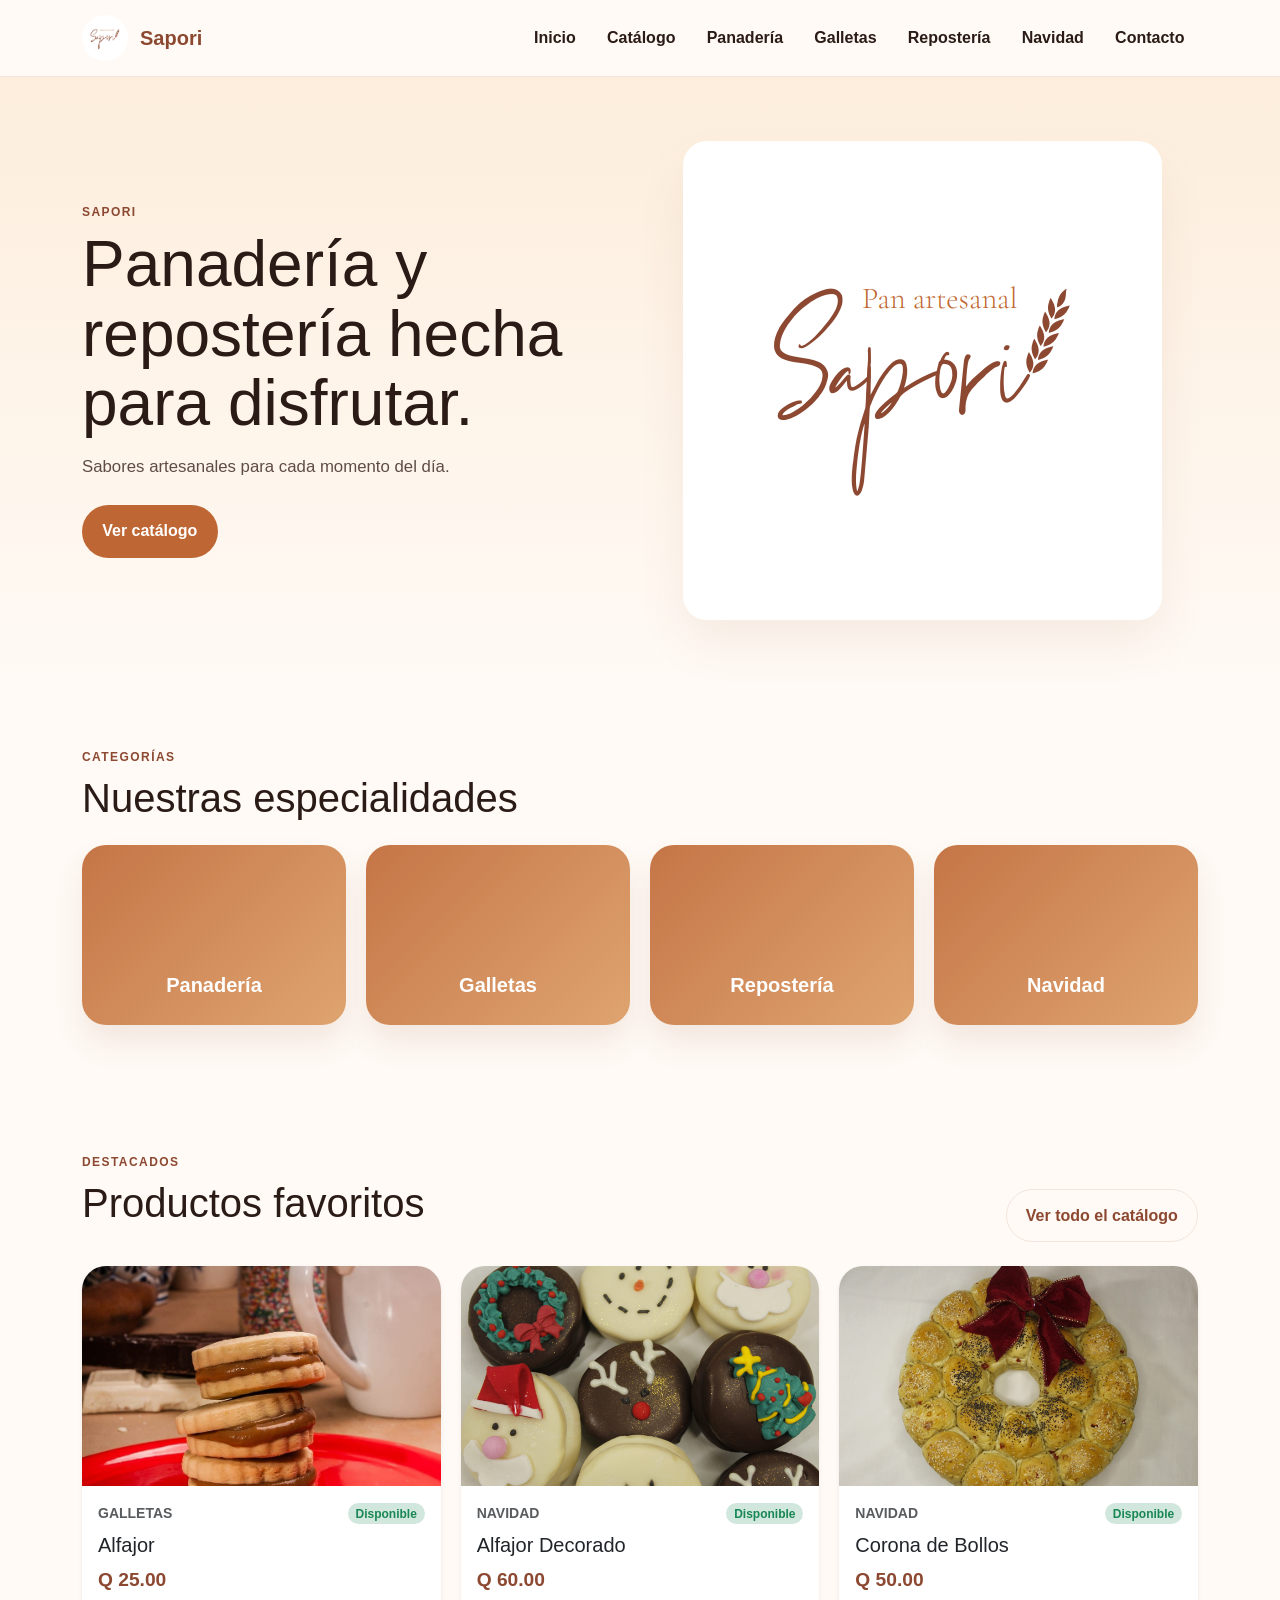
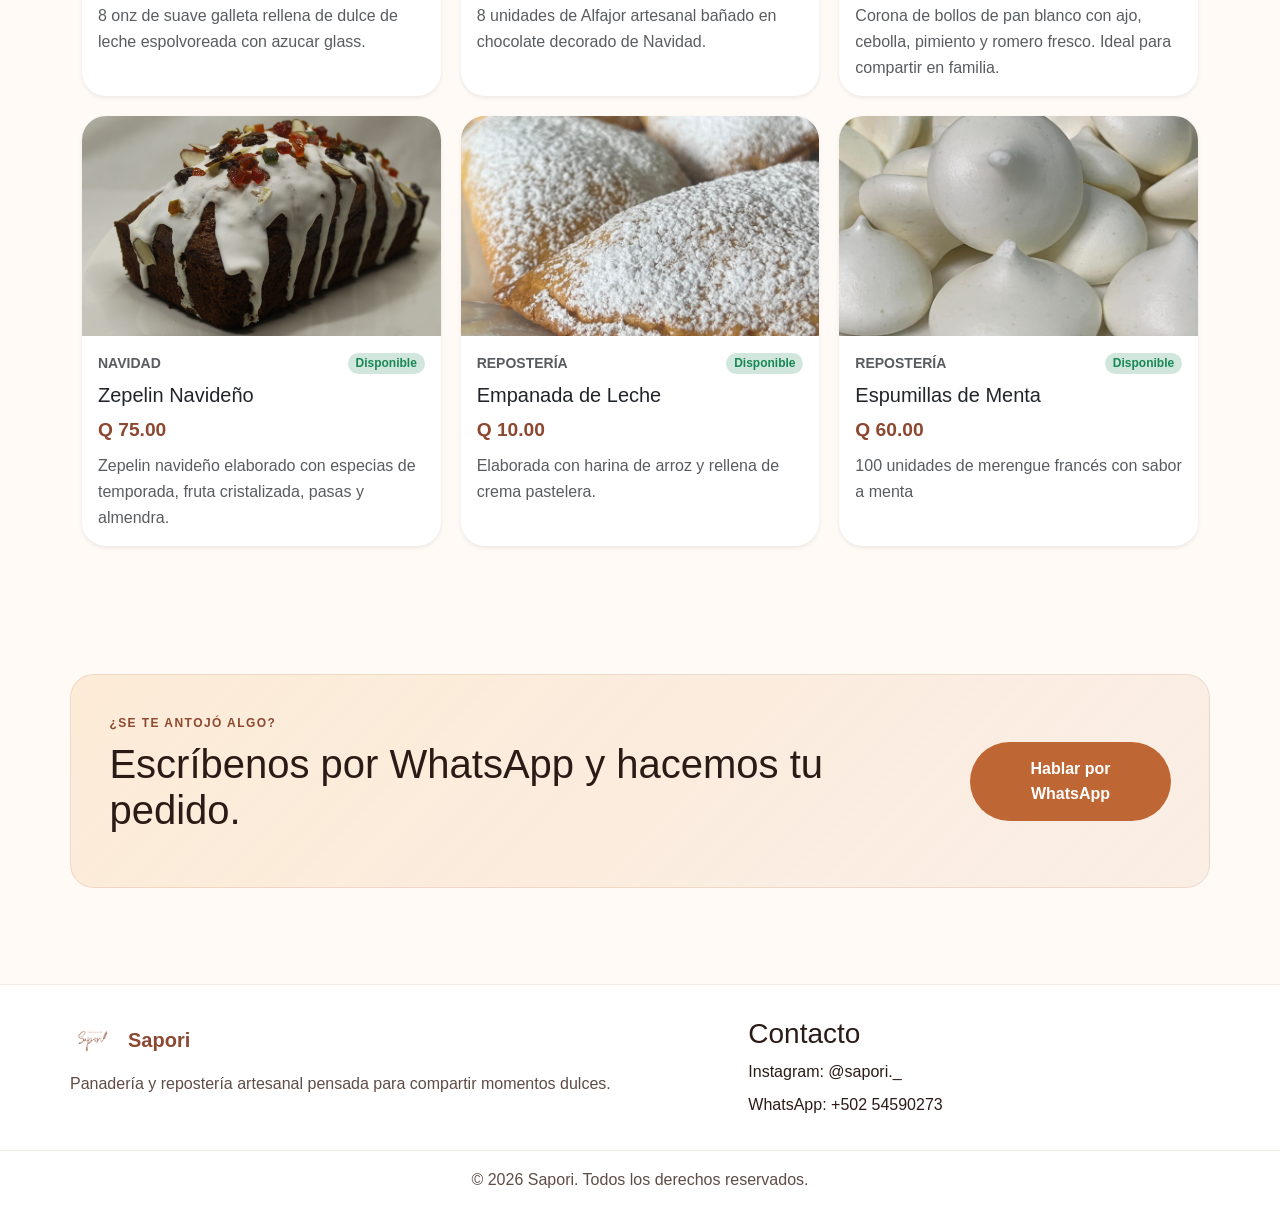
<file: index.html>
﻿<!DOCTYPE html>
<html lang="es">
<head>
    <link href="https://cdn.jsdelivr.net/npm/bootstrap@5.3.3/dist/css/bootstrap.min.css" rel="stylesheet">
    <meta charset="UTF-8" />
    <meta name="viewport" content="width=device-width, initial-scale=1.0" />
    <meta name="description" content="Sapori: panadería y repostería artesanal en Guatemala. Descubre nuestros productos y haz tu pedido por WhatsApp." />
    <link rel="canonical" href="https://horaciocaniz.github.io/saporigt/" />
    <meta property="og:type" content="website" />
    <meta property="og:locale" content="es_GT" />
    <meta property="og:site_name" content="Sapori" />
    <meta property="og:title" content="Sapori | Panadería y repostería artesanal" />
    <meta property="og:description" content="Panadería y repostería artesanal hecha para disfrutar. Conoce el catálogo de Sapori y ordena por WhatsApp." />
    <meta property="og:url" content="https://horaciocaniz.github.io/saporigt/" />
    <meta property="og:image" content="https://horaciocaniz.github.io/saporigt/assets/img/logo/logo.png" />
    <meta property="og:image:alt" content="Logo de Sapori" />
    <meta property="og:image:type" content="image/png" />
    <meta name="twitter:card" content="summary" />
    <meta name="twitter:title" content="Sapori | Panadería y repostería artesanal" />
    <meta name="twitter:description" content="Conoce el catálogo de Sapori y ordena panadería y repostería artesanal por WhatsApp." />
    <meta name="twitter:image" content="https://horaciocaniz.github.io/saporigt/assets/img/logo/logo.png" />
    <title>Sapori | Panadería y repostería</title>
    <link rel="stylesheet" href="css/styles.css" />
    <link rel="stylesheet" href="css/responsive.css" />
</head>
<body data-page="home">
    <header class="site-header">
        <div class="container header-inner">
            <a href="index.html" class="brand" aria-label="Ir a inicio">
                <img src="assets/img/logo/logo.png" alt="Logo de Sapori" />
                <span>Sapori</span>
            </a>
            <button class="nav-toggle" aria-expanded="false" aria-controls="main-navigation" aria-label="Abrir menú de navegación">
                <span></span><span></span><span></span>
            </button>
            <nav class="site-nav" aria-label="Navegación principal">
                <ul id="main-navigation" class="nav-menu">
                    <li><a href="index.html">Inicio</a></li>
                    <li><a href="catalogo.html">Catálogo</a></li>
                    <li><a href="catalogo.html?categoria=panaderia">Panadería</a></li>
                    <li><a href="catalogo.html?categoria=galletas">Galletas</a></li>
                    <li><a href="catalogo.html?categoria=reposteria">Repostería</a></li>
                    <li><a href="catalogo.html?categoria=temporada">Navidad</a></li>
                    <li><a href="#contacto">Contacto</a></li>
                </ul>
            </nav>
        </div>
    </header>

    <main>
        <section class="hero section-spacing">
            <div class="container hero-grid">
                <div class="hero__content">
                    <p class="eyebrow">SAPORI</p>
                    <h1>Panadería y repostería hecha para disfrutar.</h1>
                    <p class="hero__text">Sabores artesanales para cada momento del día.</p>
                    <div class="hero__actions">
                        <a class="button button--primary" href="catalogo.html">Ver catálogo</a>
                    </div>
                </div>
                <div class="hero__visual">
                    <img src="assets/img/logo/logo.png" alt="Pasteles y pan artesanal de Sapori" />
                </div>
            </div>
        </section>

        <section class="categories section-spacing">
            <div class="container">
                <div class="section-header">
                    <p class="eyebrow">Categorías</p>
                    <h2>Nuestras especialidades</h2>
                </div>
                <div class="category-grid" id="category-grid"></div>
            </div>
        </section>

        <section class="featured section-spacing">
            <div class="container">
                <div class="section-header section-header--row">
                    <div>
                        <p class="eyebrow">Destacados</p>
                        <h2>Productos favoritos</h2>
                    </div>
                    <a class="button button--secondary" href="catalogo.html">Ver todo el catálogo</a>
                </div>
                <div class="product-grid" id="featured-products"></div>
            </div>
        </section>

        <section class="cta-whatsapp section-spacing" id="contacto">
            <div class="container cta-whatsapp__box">
                <div>
                    <p class="eyebrow">¿Se te antojó algo?</p>
                    <h2>Escríbenos por WhatsApp y hacemos tu pedido.</h2>
                </div>
                <button class="button button--primary" type="button" data-whatsapp-contact>Hablar por WhatsApp</button>
            </div>
        </section>
    </main>

    <footer class="site-footer">
        <div class="container footer-grid">
            <div>
                <a href="index.html" class="brand brand--footer" aria-label="Ir a inicio">
                    <img src="assets/img/logo/logo.png" alt="Logo de Sapori" />
                    <span>Sapori</span>
                </a>
                <p>Panadería y repostería artesanal pensada para compartir momentos dulces.</p>
            </div>
            <div>
                <h3>Contacto</h3>
                <ul class="footer-links">
                    <li><a href="https://www.instagram.com/sapori._/" target="_blank" rel="noreferrer">Instagram: @sapori._</a></li>
                    <li><a href="https://wa.me/50254590273" target="_blank" rel="noreferrer">WhatsApp: +502 54590273</a></li>
                </ul>
            </div>
        </div>
        <div class="footer-bottom">
            <div class="container">
                <p>© 2026 Sapori. Todos los derechos reservados.</p>
            </div>
        </div>
    </footer>

    <script src="data/categorias.js"></script>
    <script src="data/productos.js"></script>
    <script src="js/app.js"></script>
    <script src="js/whatsapp.js"></script>
    <script>
        document.addEventListener('DOMContentLoaded', function () {
            const categoryGrid = document.getElementById('category-grid');
            if (categoryGrid && window.categorias) {
                categoryGrid.innerHTML = window.categorias.map(function (category) {
                    return '<a href="catalogo.html?categoria=' + category.id + '" class="category-card"><span class="category-card__title">' + category.nombre + '</span></a>';
                }).join('');
            }

            if (window.SaporiWhatsApp && typeof window.SaporiWhatsApp.initContactButtons === 'function') {
                window.SaporiWhatsApp.initContactButtons();
            }
        });
    </script>
    <script src="https://cdn.jsdelivr.net/npm/bootstrap@5.3.3/dist/js/bootstrap.bundle.min.js"></script>
</body>
</html>
</file>
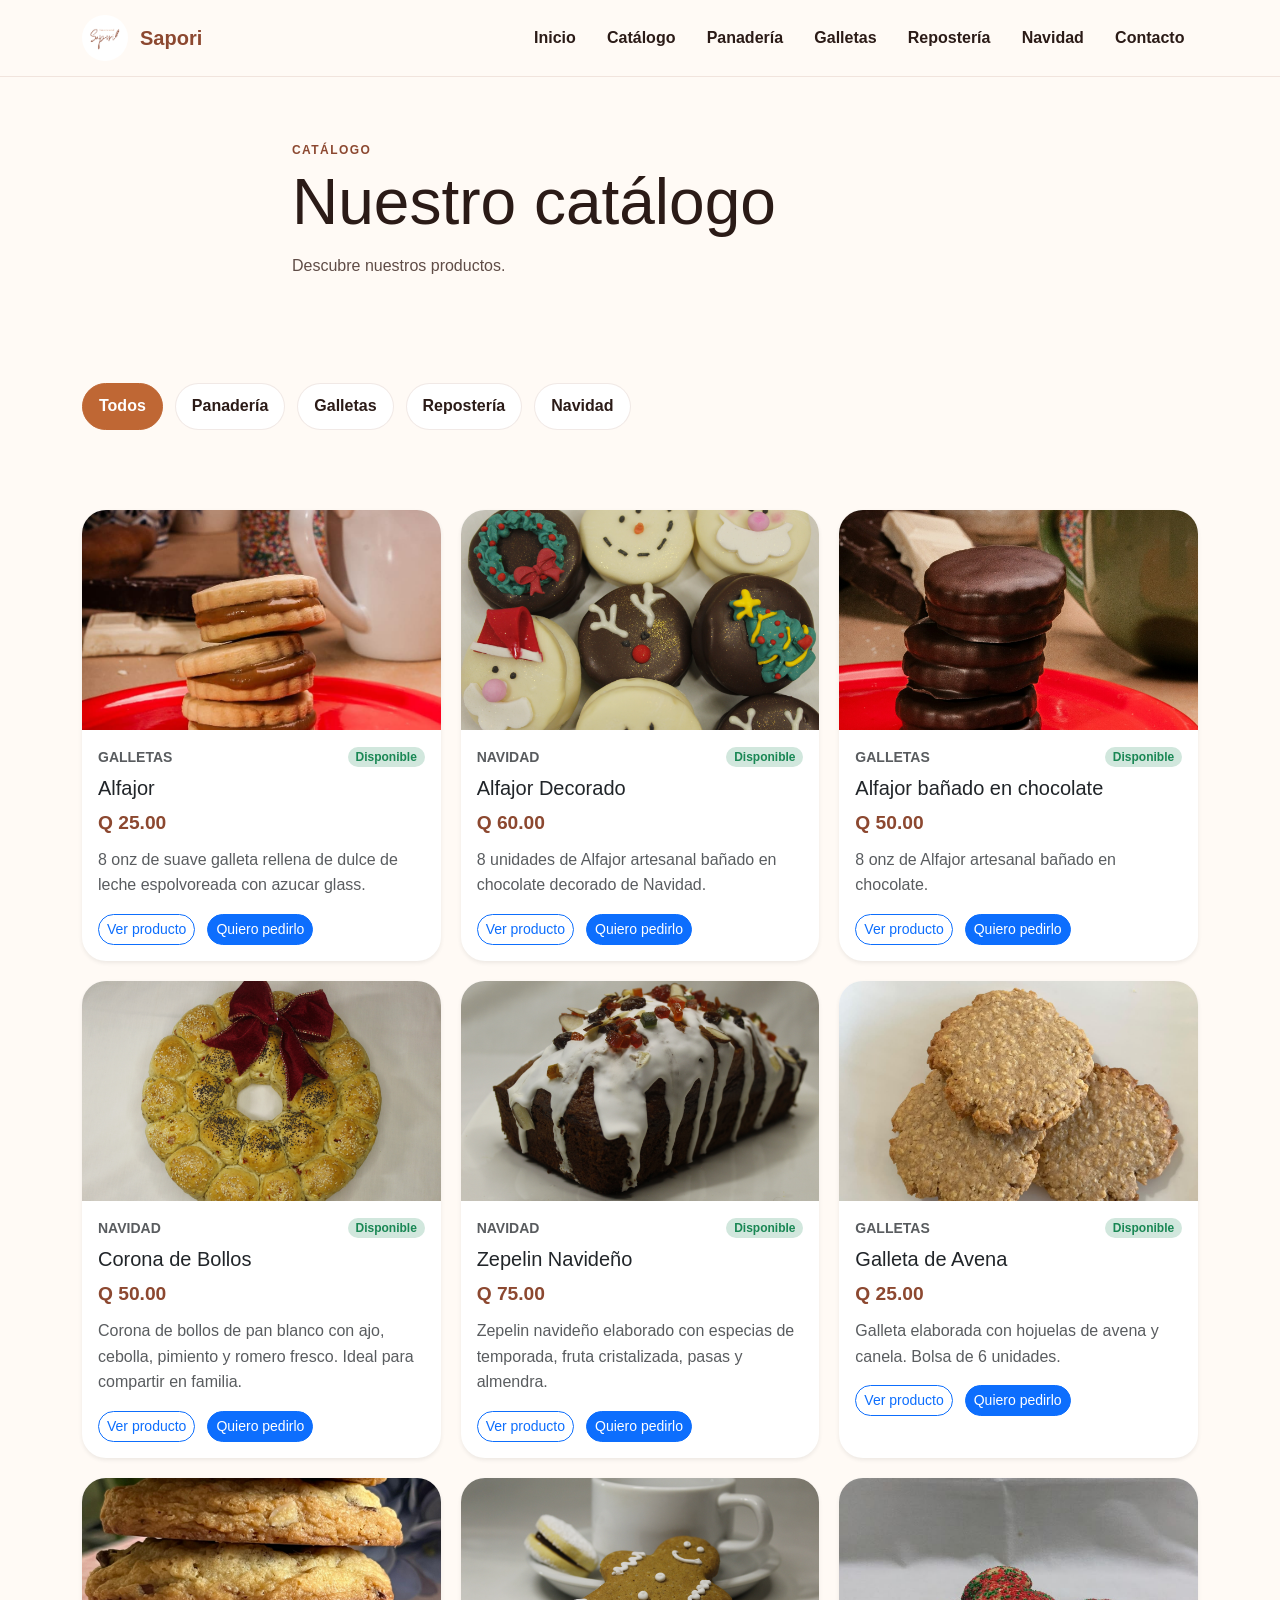
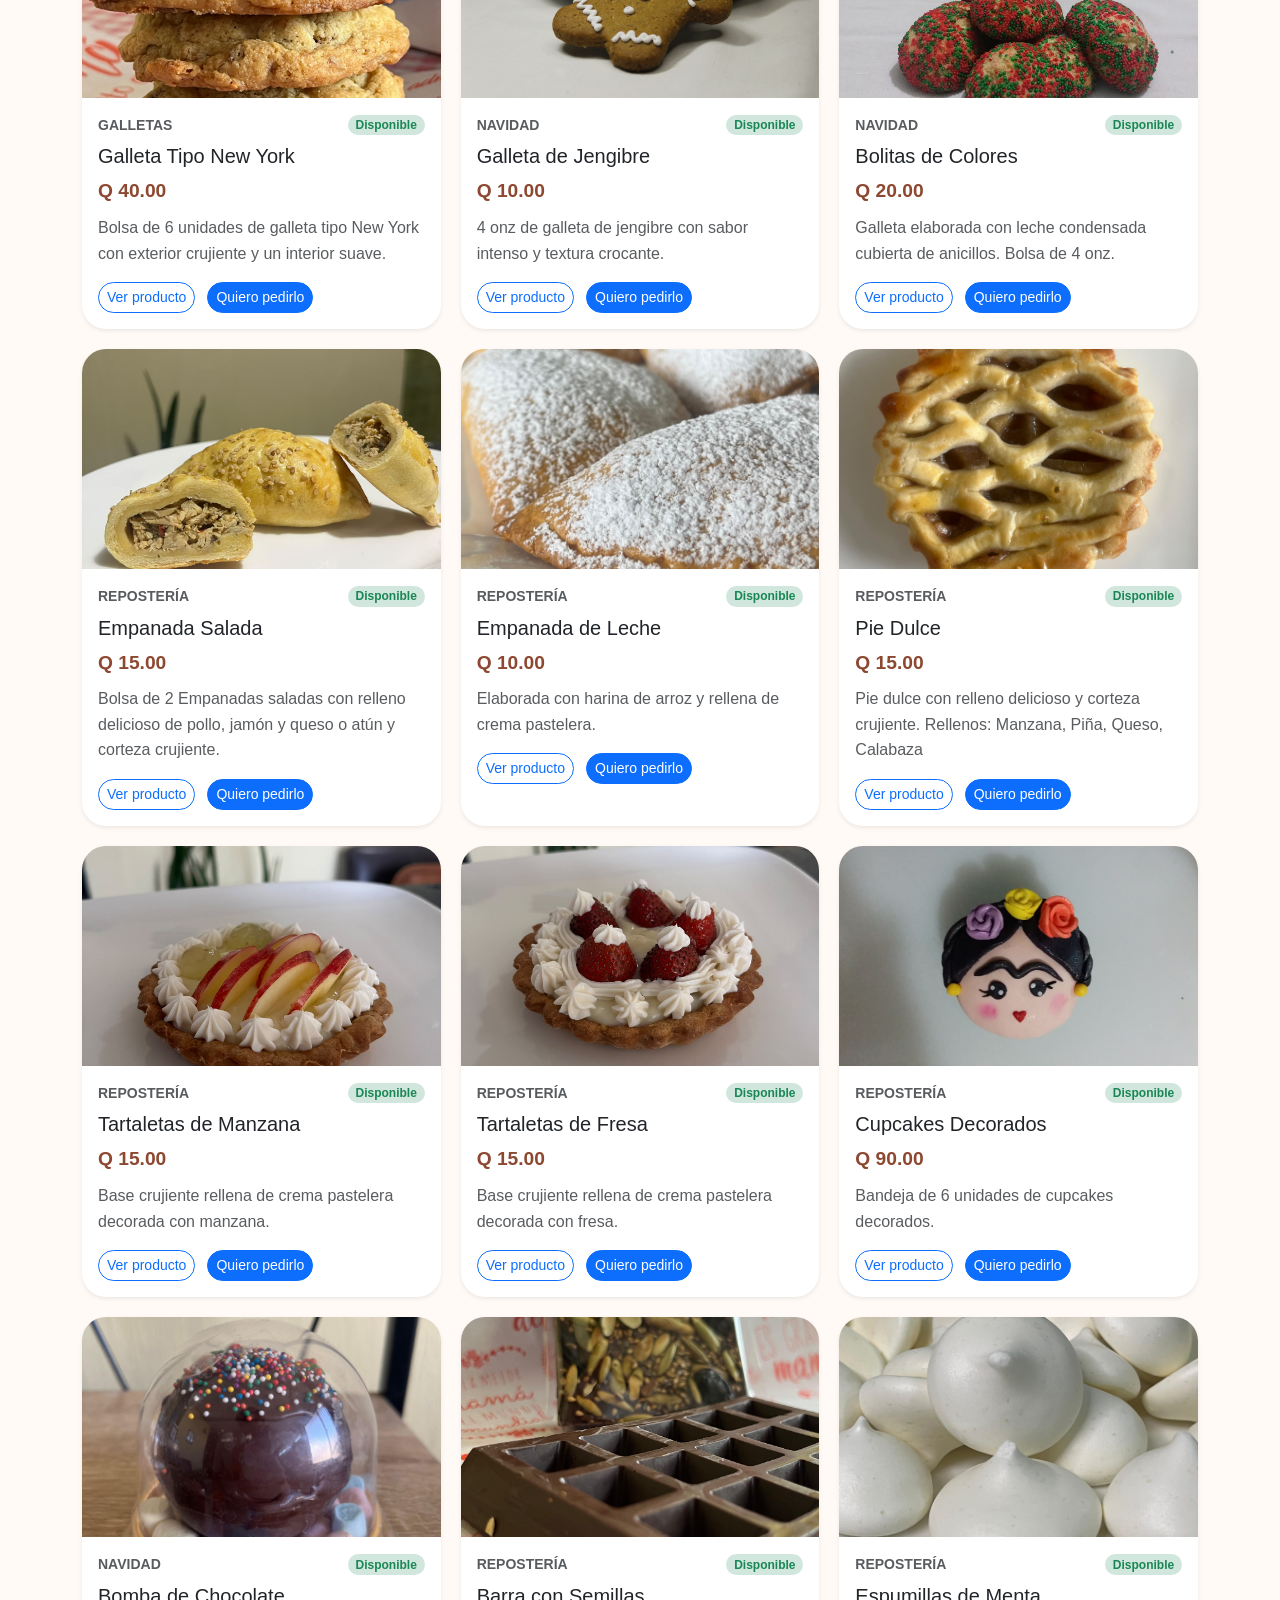
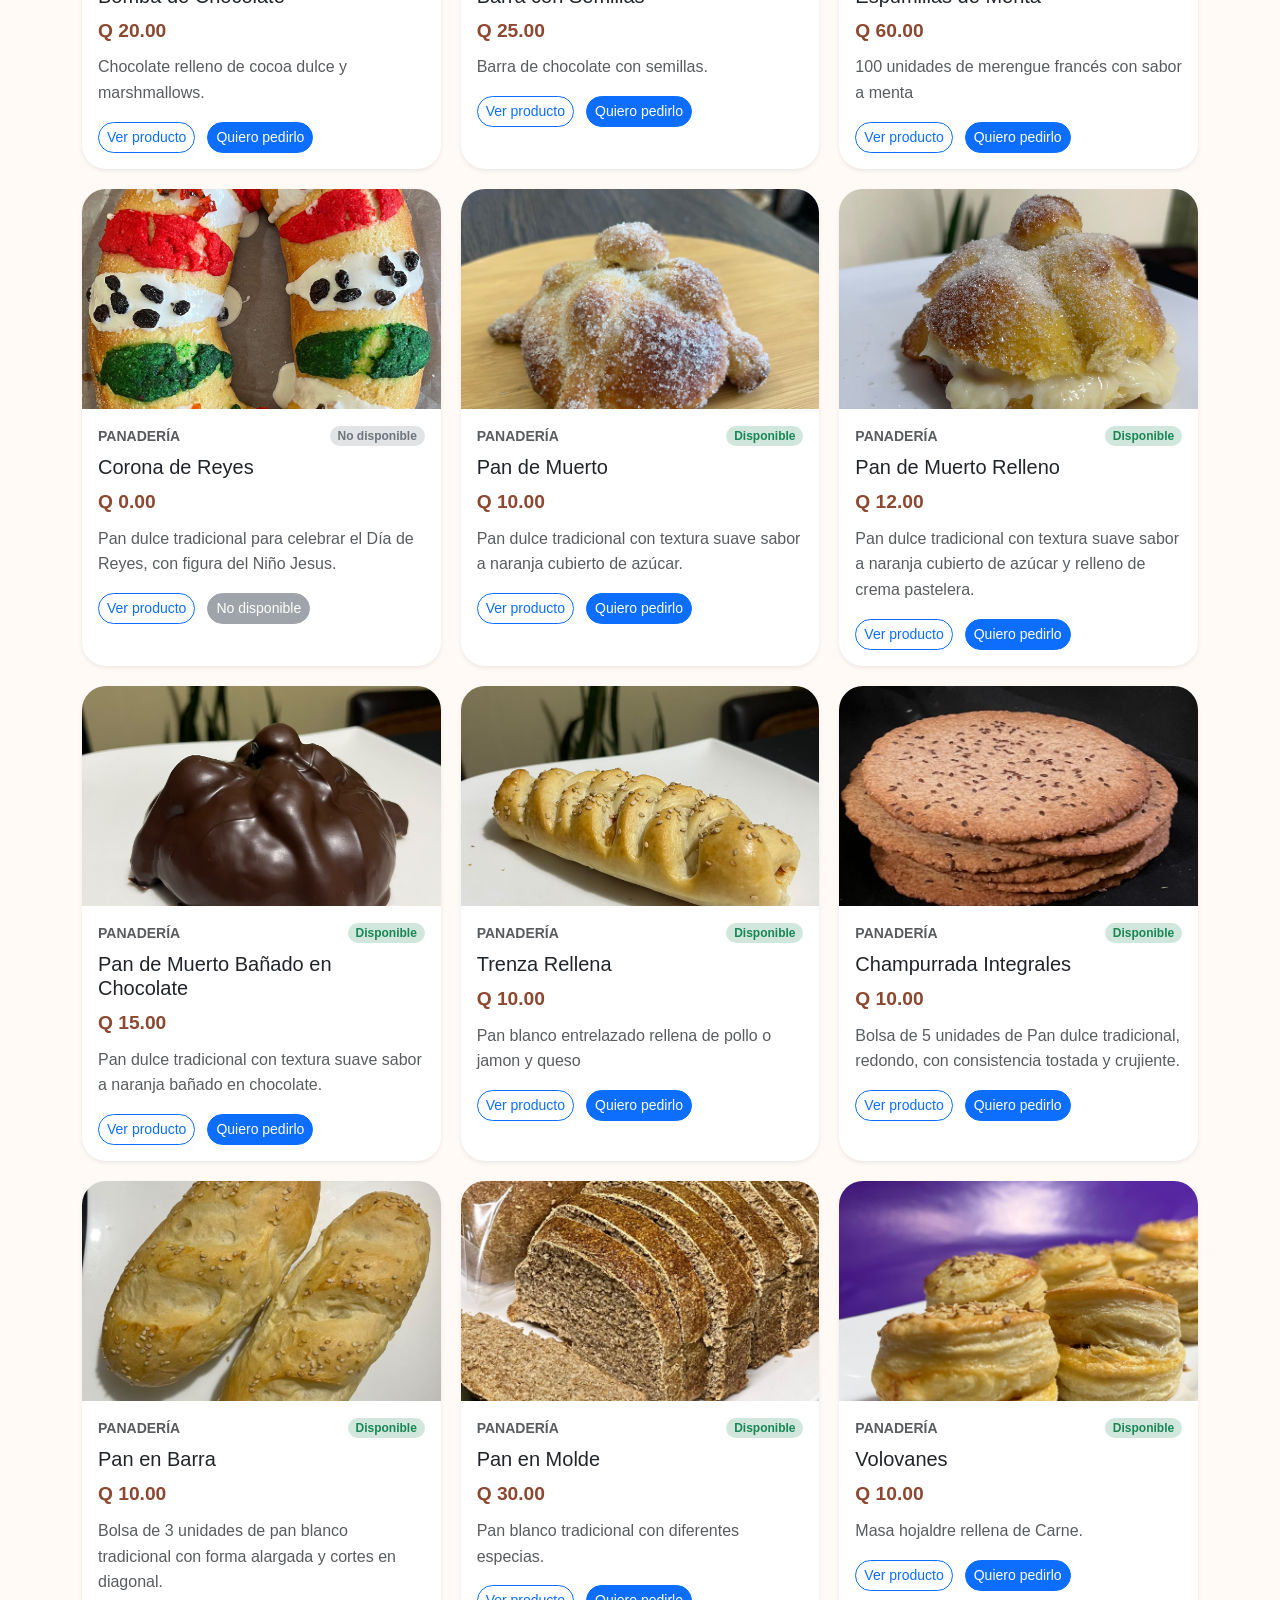
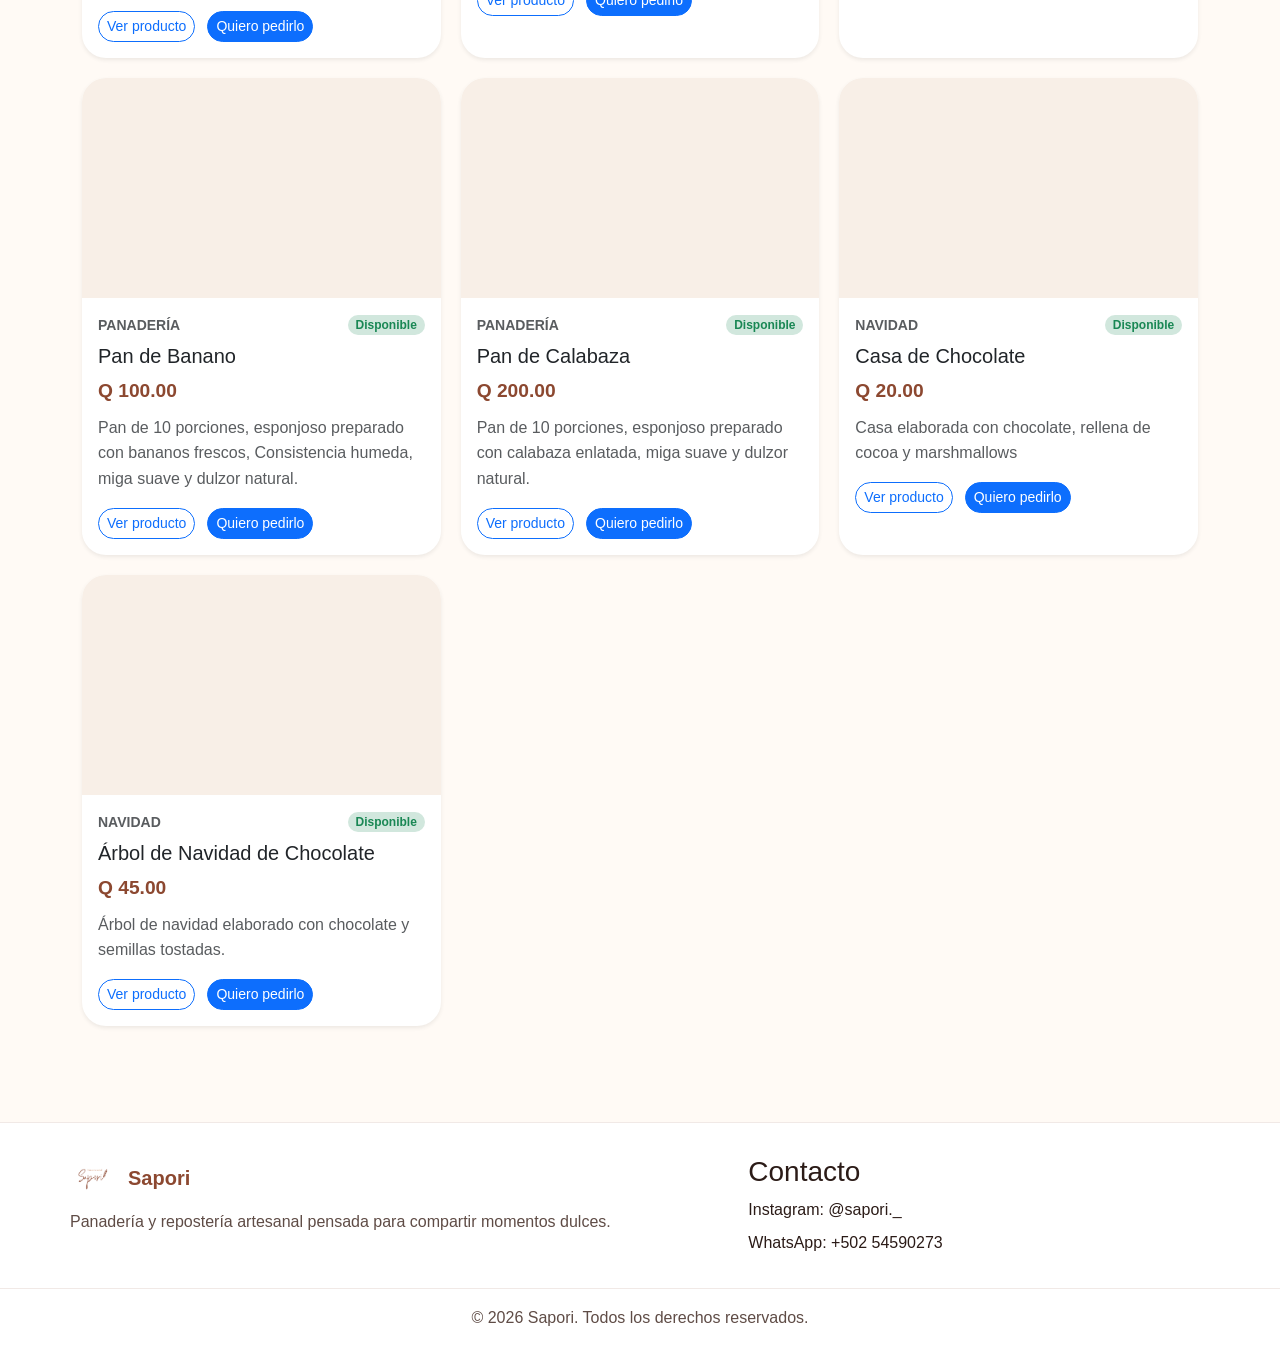
<file: catalogo.html>
﻿<!DOCTYPE html>
<html lang="es">
<head>
    <link href="https://cdn.jsdelivr.net/npm/bootstrap@5.3.3/dist/css/bootstrap.min.css" rel="stylesheet">
    <meta charset="UTF-8" />
    <meta name="viewport" content="width=device-width, initial-scale=1.0" />
    <meta name="description" content="Explora el catálogo de Sapori: panadería, galletas, repostería y postres artesanales para ordenar por WhatsApp." />
    <link rel="canonical" href="https://horaciocaniz.github.io/saporigt/catalogo.html" />
    <meta property="og:type" content="website" />
    <meta property="og:locale" content="es_GT" />
    <meta property="og:site_name" content="Sapori" />
    <meta property="og:title" content="Catálogo | Sapori" />
    <meta property="og:description" content="Descubre los productos artesanales de Sapori y encuentra algo delicioso para cada momento." />
    <meta property="og:url" content="https://horaciocaniz.github.io/saporigt/catalogo.html" />
    <meta property="og:image" content="https://horaciocaniz.github.io/saporigt/assets/img/logo/logo.png" />
    <meta property="og:image:alt" content="Logo de Sapori" />
    <meta property="og:image:type" content="image/png" />
    <meta name="twitter:card" content="summary" />
    <meta name="twitter:title" content="Catálogo | Sapori" />
    <meta name="twitter:description" content="Explora la panadería y repostería artesanal de Sapori." />
    <meta name="twitter:image" content="https://horaciocaniz.github.io/saporigt/assets/img/logo/logo.png" />
    <title>Catálogo | Sapori</title>
    <link rel="stylesheet" href="css/styles.css" />
    <link rel="stylesheet" href="css/responsive.css" />
</head>
<body data-page="catalogo">
    <header class="site-header">
        <div class="container header-inner">
            <a href="index.html" class="brand" aria-label="Ir a inicio">
                <img src="assets/img/logo/logo.png" alt="Logo de Sapori" />
                <span>Sapori</span>
            </a>
            <button class="nav-toggle" aria-expanded="false" aria-controls="main-navigation" aria-label="Abrir menú de navegación">
                <span></span><span></span><span></span>
            </button>
            <nav class="site-nav" aria-label="Navegación principal">
                <ul id="main-navigation" class="nav-menu">
                    <li><a href="index.html">Inicio</a></li>
                    <li><a href="catalogo.html">Catálogo</a></li>
                    <li><a href="catalogo.html?categoria=panaderia">Panadería</a></li>
                    <li><a href="catalogo.html?categoria=galletas">Galletas</a></li>
                    <li><a href="catalogo.html?categoria=reposteria">Repostería</a></li>
                    <li><a href="catalogo.html?categoria=temporada">Navidad</a></li>
                    <li><a href="index.html#contacto">Contacto</a></li>
                </ul>
            </nav>
        </div>
    </header>

    <main>
        <section class="page-header section-spacing">
            <div class="container">
                <p class="eyebrow">Catálogo</p>
                <h1>Nuestro catálogo</h1>
                <p>Descubre nuestros productos.</p>
            </div>
        </section>

        <section class="catalog-filters section-spacing-sm">
            <div class="container">
                <div id="catalog-filters" class="filter-row" aria-label="Filtrar por categoría"></div>
            </div>
        </section>

        <section class="catalog-products section-spacing">
            <div class="container">
                <div id="catalog-products" class="product-grid"></div>
            </div>
        </section>
    </main>

    <footer class="site-footer">
        <div class="container footer-grid">
            <div>
                <a href="index.html" class="brand brand--footer" aria-label="Ir a inicio">
                    <img src="assets/img/logo/logo.png" alt="Logo de Sapori" />
                    <span>Sapori</span>
                </a>
                <p>Panadería y repostería artesanal pensada para compartir momentos dulces.</p>
            </div>
            <div>
                <h3>Contacto</h3>
                <ul class="footer-links">
                    <li><a href="https://www.instagram.com/sapori._/" target="_blank" rel="noreferrer">Instagram: @sapori._</a></li>
                    <li><a href="https://wa.me/50254590273" target="_blank" rel="noreferrer">WhatsApp: +502 54590273</a></li>
                </ul>
            </div>
        </div>
        <div class="footer-bottom">
            <div class="container">
                <p>© 2026 Sapori. Todos los derechos reservados.</p>
            </div>
        </div>
    </footer>

    <script src="data/categorias.js"></script>
    <script src="data/productos.js"></script>
    <script src="js/app.js"></script>
    <script src="js/catalogo.js"></script>
    <script src="https://cdn.jsdelivr.net/npm/bootstrap@5.3.3/dist/js/bootstrap.bundle.min.js"></script>
</body>
</html>
</file>
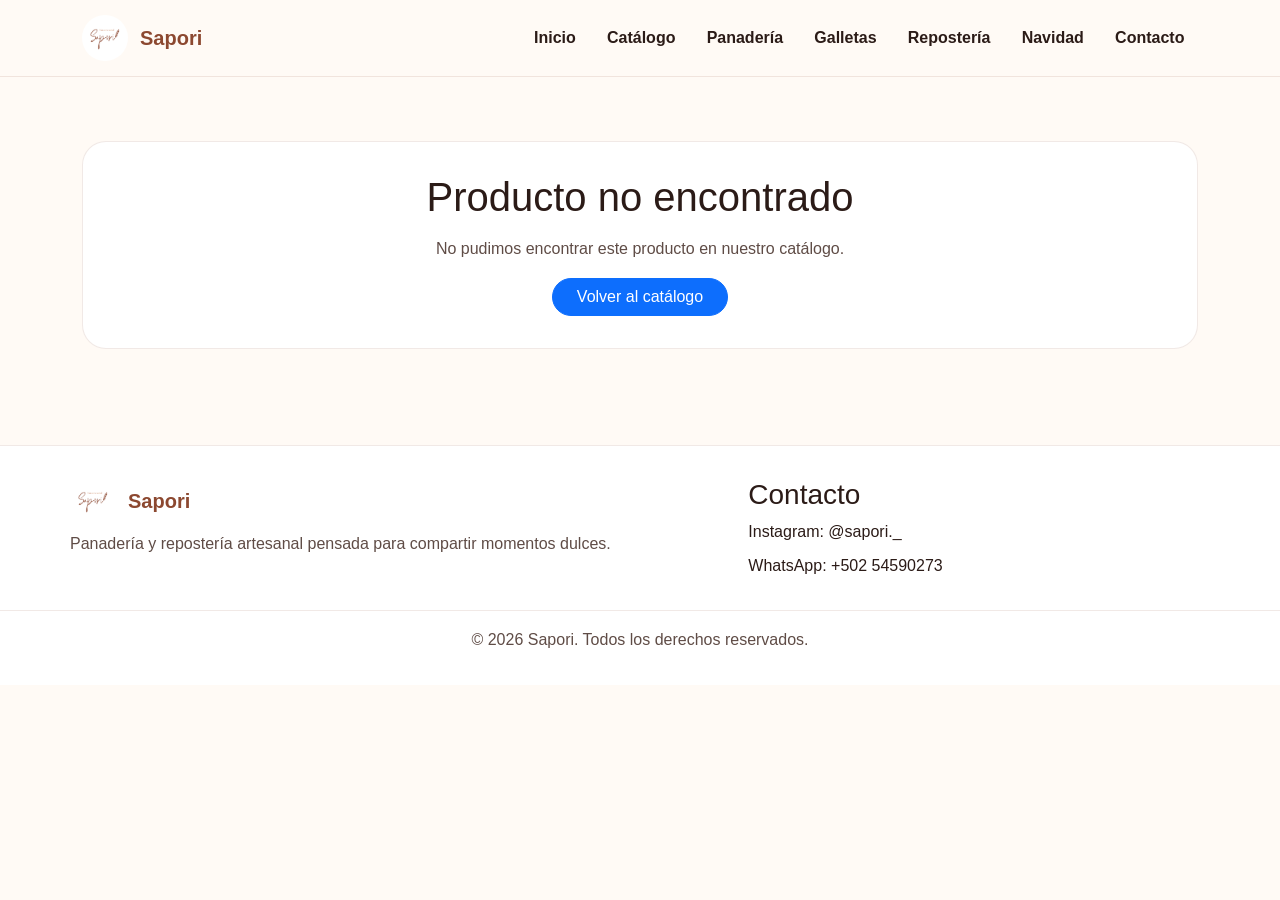
<file: producto.html>
﻿<!DOCTYPE html>
<html lang="es">
<head>
    <link href="https://cdn.jsdelivr.net/npm/bootstrap@5.3.3/dist/css/bootstrap.min.css" rel="stylesheet">
    <meta charset="UTF-8" />
    <meta name="viewport" content="width=device-width, initial-scale=1.0" />
    <meta name="description" content="Conoce los detalles de los productos artesanales de Sapori y ordénalos fácilmente por WhatsApp." />
    <link rel="canonical" href="https://horaciocaniz.github.io/saporigt/producto.html" />
    <meta property="og:type" content="website" />
    <meta property="og:locale" content="es_GT" />
    <meta property="og:site_name" content="Sapori" />
    <meta property="og:title" content="Producto | Sapori" />
    <meta property="og:description" content="Conoce los detalles de nuestros productos artesanales y haz tu pedido por WhatsApp." />
    <meta property="og:url" content="https://horaciocaniz.github.io/saporigt/producto.html" />
    <meta property="og:image" content="https://horaciocaniz.github.io/saporigt/assets/img/logo/logo.png" />
    <meta property="og:image:alt" content="Logo de Sapori" />
    <meta property="og:image:type" content="image/png" />
    <meta name="twitter:card" content="summary" />
    <meta name="twitter:title" content="Producto | Sapori" />
    <meta name="twitter:description" content="Conoce los detalles de nuestros productos artesanales y ordénalos por WhatsApp." />
    <meta name="twitter:image" content="https://horaciocaniz.github.io/saporigt/assets/img/logo/logo.png" />
    <title>Producto | Sapori</title>
    <link rel="stylesheet" href="css/styles.css" />
    <link rel="stylesheet" href="css/responsive.css" />
</head>
<body data-page="producto">
    <header class="site-header">
        <div class="container header-inner">
            <a href="index.html" class="brand" aria-label="Ir a inicio">
                <img src="assets/img/logo/logo.png" alt="Logo de Sapori" />
                <span>Sapori</span>
            </a>
            <button class="nav-toggle" aria-expanded="false" aria-controls="main-navigation" aria-label="Abrir menú de navegación">
                <span></span><span></span><span></span>
            </button>
            <nav class="site-nav" aria-label="Navegación principal">
                <ul id="main-navigation" class="nav-menu">
                    <li><a href="index.html">Inicio</a></li>
                    <li><a href="catalogo.html">Catálogo</a></li>
                    <li><a href="catalogo.html?categoria=panaderia">Panadería</a></li>
                    <li><a href="catalogo.html?categoria=galletas">Galletas</a></li>
                    <li><a href="catalogo.html?categoria=reposteria">Repostería</a></li>
                    <li><a href="catalogo.html?categoria=temporada">Navidad</a></li>
                    <li><a href="index.html#contacto">Contacto</a></li>
                </ul>
            </nav>
        </div>
    </header>

    <main>
        <section class="product-page section-spacing">
            <div class="container">
                <div id="product-detail"></div>
            </div>
        </section>
    </main>

    <div class="order-dialog" id="order-dialog" aria-hidden="true">
        <div class="order-dialog__panel" role="dialog" aria-modal="true" aria-labelledby="dialog-title">
            <button class="order-dialog__close" type="button" data-close-dialog aria-label="Cerrar diálogo">×</button>
            <h2 id="dialog-title">Quiero pedirlo</h2>
            <div class="order-dialog__item">
                <p><strong>Producto:</strong> <span data-product-name></span></p>
                <p><strong>Precio:</strong> <span data-product-price></span></p>
            </div>
            <label for="whatsapp-message">¿Qué te gustaría decirnos?</label>
            <textarea id="whatsapp-message" rows="6" placeholder="Escribe aquí tu consulta o pedido..."></textarea>
            <button class="button button--primary" type="button" data-continue-whatsapp>Continuar en WhatsApp</button>
        </div>
    </div>

    <footer class="site-footer">
        <div class="container footer-grid">
            <div>
                <a href="index.html" class="brand brand--footer" aria-label="Ir a inicio">
                    <img src="assets/img/logo/logo.png" alt="Logo de Sapori" />
                    <span>Sapori</span>
                </a>
                <p>Panadería y repostería artesanal pensada para compartir momentos dulces.</p>
            </div>
            <div>
                <h3>Contacto</h3>
                <ul class="footer-links">
                    <li><a href="https://www.instagram.com/sapori._/" target="_blank" rel="noreferrer">Instagram: @sapori._</a></li>
                    <li><a href="https://wa.me/50254590273" target="_blank" rel="noreferrer">WhatsApp: +502 54590273</a></li>
                </ul>
            </div>
        </div>
        <div class="footer-bottom">
            <div class="container">
                <p>© 2026 Sapori. Todos los derechos reservados.</p>
            </div>
        </div>
    </footer>

    <script src="data/categorias.js"></script>
    <script src="data/productos.js"></script>
    <script src="js/app.js"></script>
    <script src="js/whatsapp.js"></script>
    <script src="js/producto.js"></script>
    <script src="https://cdn.jsdelivr.net/npm/bootstrap@5.3.3/dist/js/bootstrap.bundle.min.js"></script>
</body>
</html>
</file>
<file: css/styles.css>
﻿:root {
    --color-primary: #8C4830;
    --color-secondary: #BF6734;
    --color-neutral: #BFAE9F;
    --color-accent: #D99559;
    --color-accent-light: #F2B56B;
    --color-text: #2b1b17;
    --color-text-soft: #5f4c46;
    --color-background: #fffaf5;
    --color-surface: #fff;
    --color-border: rgba(140, 72, 48, 0.12);
    --color-shadow: rgba(60, 25, 15, 0.08);
    --radius-lg: 24px;
    --radius-md: 16px;
    --container-width: 1200px;
    --transition: 0.2s ease;
}

* { box-sizing: border-box; }
html { scroll-behavior: smooth; }
body {
    margin: 0;
    font-family: Arial, Helvetica, sans-serif;
    background: var(--color-background);
    color: var(--color-text);
    line-height: 1.6;
}
img { max-width: 100%; display: block; }
a { color: inherit; text-decoration: none; }
button, textarea { font: inherit; }
button { cursor: pointer; }
.container { width: min(100% - 2rem, var(--container-width)); margin: 0 auto; }
.section-spacing { padding: 4rem 0; }
.section-spacing-sm { padding: 1.5rem 0 0.5rem; }
.eyebrow {
    margin: 0 0 0.5rem;
    font-size: 0.75rem;
    letter-spacing: 0.12em;
    text-transform: uppercase;
    font-weight: 700;
    color: var(--color-primary);
}
h1, h2, h3, p { margin-top: 0; }
h1 { font-size: clamp(2.1rem, 6vw, 4rem); line-height: 1.08; margin-bottom: 1rem; }
h2 { font-size: clamp(1.7rem, 5vw, 2.5rem); line-height: 1.15; margin-bottom: 1rem; }
p { color: var(--color-text-soft); }
.site-header {
    position: sticky; top: 0; z-index: 100; background: rgba(255, 250, 245, 0.95);
    border-bottom: 1px solid var(--color-border); backdrop-filter: blur(8px);
}
.header-inner { display: flex; align-items: center; justify-content: space-between; min-height: 76px; }
.brand { display: inline-flex; align-items: center; gap: 0.75rem; font-size: 1.25rem; font-weight: 700; color: var(--color-primary); }
.brand img { width: 46px; height: 46px; border-radius: 50%; object-fit: cover; }
.nav-toggle {
    display: inline-flex; flex-direction: column; justify-content: center; gap: 5px;
    width: 46px; height: 46px; border: 1px solid var(--color-border); border-radius: 12px; background: var(--color-surface);
}
.nav-toggle span { width: 22px; height: 2px; background: var(--color-primary); display: block; margin: 0 auto; }
.nav-menu {
    position: absolute; right: 0; top: calc(100% + 0.75rem); min-width: min(80vw, 260px); display: none; flex-direction: column;
    list-style: none; padding: 1rem; margin: 0; background: var(--color-surface); border: 1px solid var(--color-border); border-radius: var(--radius-md);
    box-shadow: 0 16px 34px var(--color-shadow);
}
.nav-menu.is-open { display: flex; }
.nav-menu a { display: block; padding: 0.7rem 0.5rem; color: var(--color-text); font-weight: 600; }
.nav-menu a:hover, .nav-menu a:focus-visible { color: var(--color-primary); }
.hero-grid, .footer-grid, .product-detail { display: grid; gap: 2rem; }
.hero { background: linear-gradient(180deg, rgba(242, 181, 107, 0.18) 0%, rgba(255,255,255,0) 100%); }
.hero__content { display: flex; flex-direction: column; justify-content: center; }
.hero__text { font-size: 1.05rem; margin-bottom: 1.5rem; }
.hero__actions { display: flex; gap: 1rem; flex-wrap: wrap; }
.hero__visual img { border-radius: var(--radius-lg); box-shadow: 0 24px 48px rgba(140, 72, 48, 0.08); }
.button {
    display: inline-flex; align-items: center; justify-content: center; min-height: 48px; padding: 0.8rem 1.2rem; border-radius: 999px; border: 1px solid transparent;
    font-weight: 700; transition: transform var(--transition), background var(--transition), border-color var(--transition);
}
.button:hover, .button:focus-visible { transform: translateY(-1px); }
.button--primary { background: var(--color-secondary); color: #fff; }
.button--primary:hover, .button--primary:focus-visible { background: var(--color-primary); }
.button--secondary { background: transparent; border-color: var(--color-border); color: var(--color-primary); }
.button--ghost { background: #f4eee9; color: var(--color-text-soft); pointer-events: none; }
.section-header { margin-bottom: 1.5rem; }
.section-header--row { display: flex; flex-wrap: wrap; align-items: end; justify-content: space-between; gap: 1rem; }
.category-grid, .product-grid { display: grid; gap: 1.25rem; }
.category-card {
    display: flex; align-items: end; justify-content: center; min-height: 180px; padding: 1.5rem;
    background: linear-gradient(135deg, rgba(191, 103, 52, 0.9), rgba(217, 149, 89, 0.85));
    color: #fff; border-radius: var(--radius-lg); box-shadow: 0 18px 30px rgba(140, 72, 48, 0.1);
}
.category-card__title { font-size: 1.25rem; font-weight: 700; }
.product-card { overflow: hidden; background: var(--color-surface); border: 1px solid var(--color-border); border-radius: var(--radius-lg); box-shadow: 0 10px 24px var(--color-shadow); }
.product-card__link { display: block; height: 100%; }
.product-card__link img { width: 100%; height: 220px; object-fit: cover; background: #f8efe7; }
.product-card__body { padding: 1rem; }
.product-card__meta { display: flex; justify-content: space-between; align-items: center; gap: 0.75rem; font-size: 0.75rem; color: var(--color-text-soft); text-transform: uppercase; letter-spacing: 0.04em; margin-bottom: 0.75rem; }
.product-card__status { display: inline-flex; align-items: center; padding: 0.35rem 0.6rem; border-radius: 999px; font-weight: 700; }
.is-available { background: rgba(32, 168, 98, 0.12); color: #1b7a52; }
.is-unavailable { background: rgba(140, 72, 48, 0.08); color: var(--color-primary); }
.product-card__price { font-size: 1.2rem; font-weight: 700; color: var(--color-primary); margin-bottom: 0.8rem; }
.product-card__cta-row { display: flex; flex-wrap: wrap; gap: 0.75rem; margin-top: 1rem; }
.filter-row { display: flex; gap: 0.75rem; overflow-x: auto; padding-bottom: 0.5rem; }
.filter-chip {
    display: inline-flex; align-items: center; justify-content: center; white-space: nowrap; min-height: 42px; padding: 0.6rem 1rem; border-radius: 999px;
    border: 1px solid var(--color-border); background: var(--color-surface); color: var(--color-text); font-weight: 600;
}
.filter-chip.is-active { background: var(--color-secondary); border-color: var(--color-secondary); color: #fff; }
.cta-whatsapp__box {
    display: flex; flex-direction: column; gap: 1.5rem; align-items: start; padding: clamp(1.5rem, 3vw, 2.5rem);
    background: linear-gradient(135deg, rgba(242, 181, 107, 0.22), rgba(191, 103, 52, 0.08)); border: 1px solid var(--color-border); border-radius: var(--radius-lg);
}
.site-footer { background: #fff; border-top: 1px solid var(--color-border); margin-top: 2rem; }
.footer-grid { padding: 2rem 0; }
.footer-links { list-style: none; padding: 0; display: grid; gap: 0.5rem; margin: 0; }
.footer-bottom { border-top: 1px solid var(--color-border); padding: 1rem 0; text-align: center; }
.product-detail__media img { width: 100%; height: clamp(280px, 45vw, 480px); object-fit: cover; border-radius: var(--radius-lg); background: #f7efe7; }
.product-detail__content { display: flex; flex-direction: column; justify-content: center; }
.product-detail__eyebrow { margin-bottom: 0.5rem; color: var(--color-primary); text-transform: uppercase; letter-spacing: 0.08em; font-size: 0.75rem; font-weight: 700; }
.product-detail__price { font-size: clamp(1.6rem, 4vw, 2.2rem); color: var(--color-primary); font-weight: 700; margin-bottom: 0.75rem; }
.status-badge { display: inline-flex; align-items: center; justify-content: center; width: fit-content; min-height: 2.1rem; padding: 0.35rem 0.8rem; border-radius: 999px; font-weight: 700; }
.status-badge--online { background: rgba(32, 168, 98, 0.12); color: #1b7a52; }
.status-badge--offline { background: rgba(140, 72, 48, 0.08); color: var(--color-primary); }
.product-detail__description { margin: 1rem 0 1.2rem; font-size: 1.05rem; }
.product-detail__actions { display: flex; flex-wrap: wrap; gap: 1rem; }
.product-detail__empty { padding: 2rem; border: 1px solid var(--color-border); border-radius: var(--radius-lg); background: var(--color-surface); text-align: center; }
.order-dialog { position: fixed; inset: 0; display: none; place-items: center; padding: 1rem; background: rgba(20,12,10,0.42); z-index: 200; }
.order-dialog.is-visible { display: grid; }
.order-dialog__panel { position: relative; width: min(100%, 540px); background: var(--color-surface); border-radius: var(--radius-lg); padding: 1.5rem; box-shadow: 0 22px 44px rgba(20,12,10,0.18); }
.order-dialog__close { position: absolute; top: 0.8rem; right: 0.8rem; border: 0; background: transparent; color: var(--color-text-soft); font-size: 2rem; line-height: 1; }
.order-dialog__item { margin: 1rem 0 1.2rem; padding: 1rem; background: #faf2ea; border-radius: var(--radius-md); }
.order-dialog label { display: block; margin-bottom: 0.5rem; font-weight: 700; color: var(--color-text); }
.order-dialog textarea { width: 100%; min-height: 150px; padding: 0.9rem 1rem; border: 1px solid var(--color-border); border-radius: var(--radius-md); resize: vertical; background: #fff; margin-bottom: 1rem; }
.empty-state { padding: 2rem 1rem; border: 1px solid var(--color-border); border-radius: var(--radius-md); background: var(--color-surface); text-align: center; }
:focus-visible { outline: 2px solid var(--color-primary); outline-offset: 3px; }
@media (min-width: 768px) {
    .nav-toggle { display: none; }
    .site-nav { display: block; }
    .nav-menu {
        position: static; display: flex; min-width: unset; flex-direction: row; gap: 0.25rem; background: transparent; border: 0; box-shadow: none; padding: 0;
    }
    .nav-menu a { padding: 0.5rem 0.85rem; }
    .category-grid { grid-template-columns: repeat(2, minmax(0, 1fr)); }
    .product-grid { grid-template-columns: repeat(2, minmax(0, 1fr)); }
    .footer-grid { grid-template-columns: 1.4fr 1fr; }
    .product-detail { grid-template-columns: 1.1fr 1fr; }
    .cta-whatsapp__box { flex-direction: row; justify-content: space-between; align-items: center; }
}
@media (min-width: 1024px) {
    .category-grid { grid-template-columns: repeat(4, minmax(0, 1fr)); }
    .product-grid { grid-template-columns: repeat(3, minmax(0, 1fr)); }
}
</file>
<file: css/responsive.css>
﻿@media (min-width: 768px) {
    .hero-grid { grid-template-columns: 1.05fr 0.95fr; }
    .page-header .container { max-width: 720px; }
}
</file>
